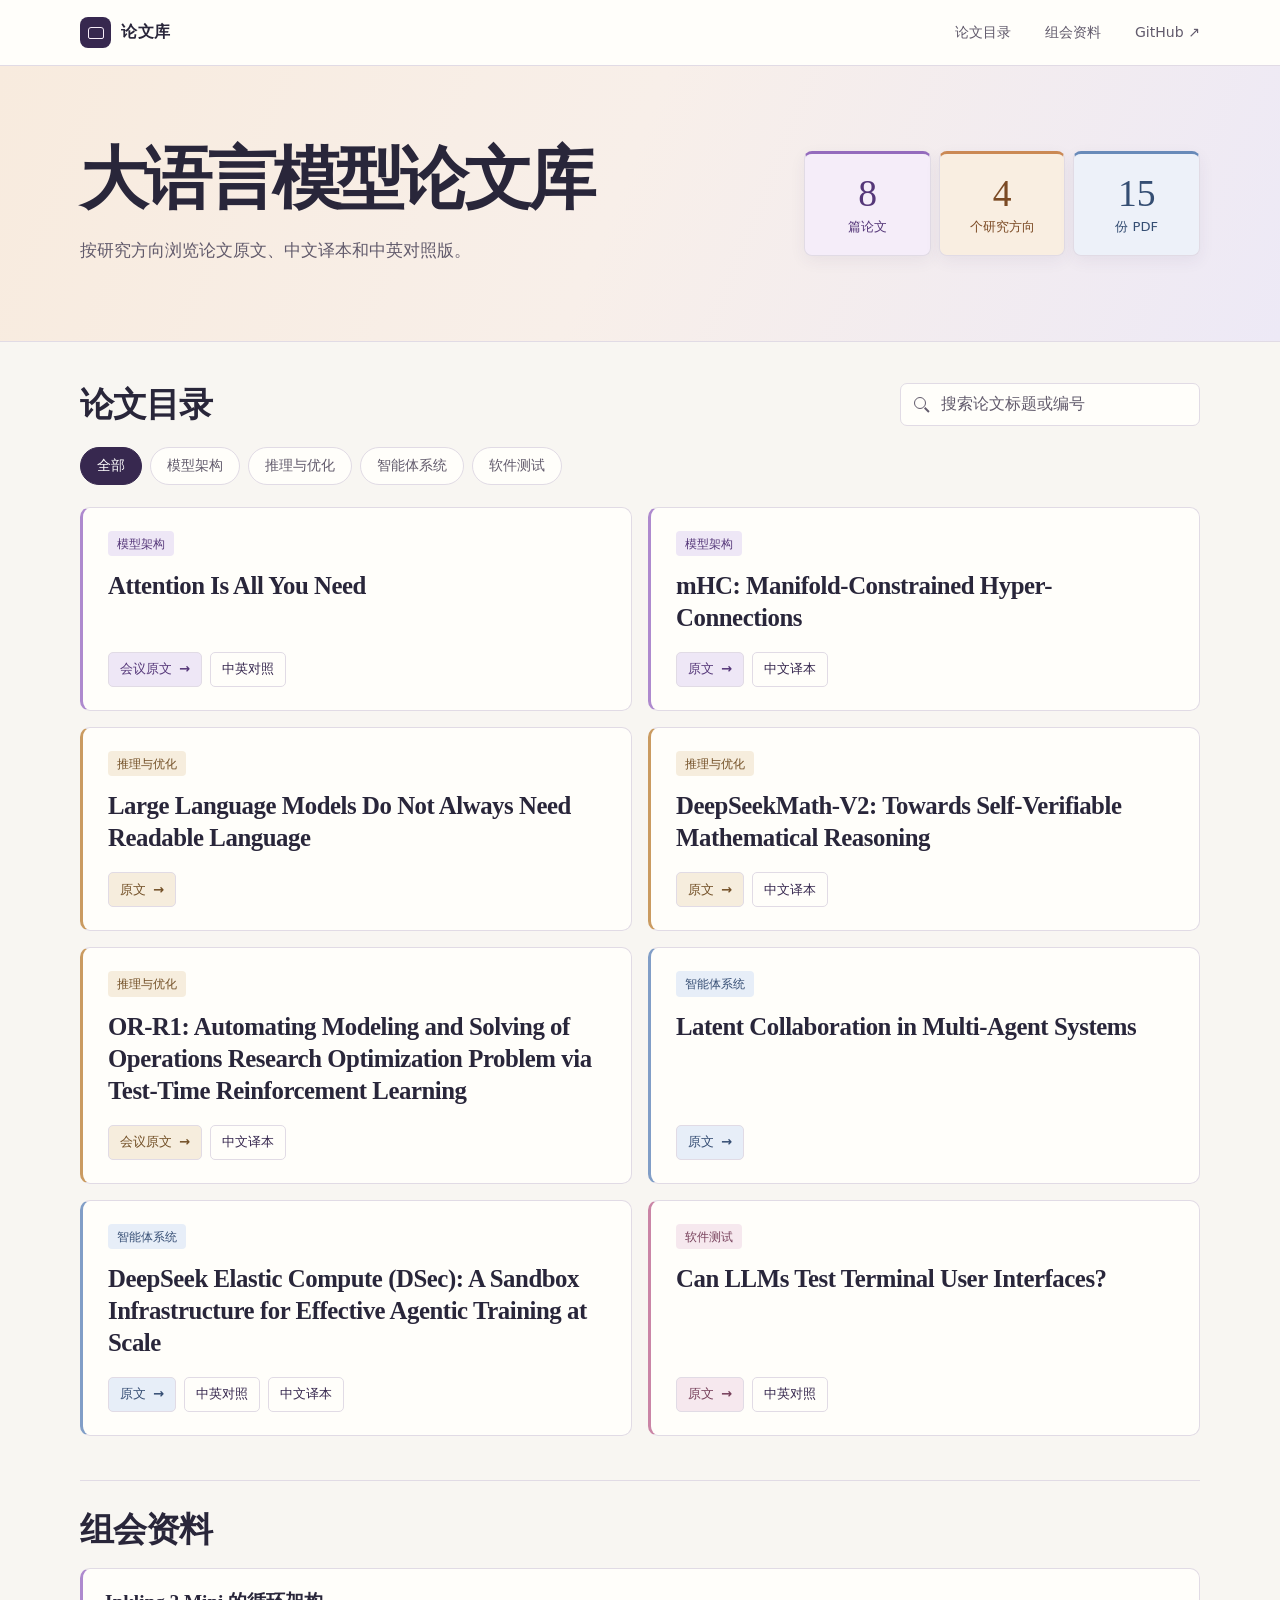
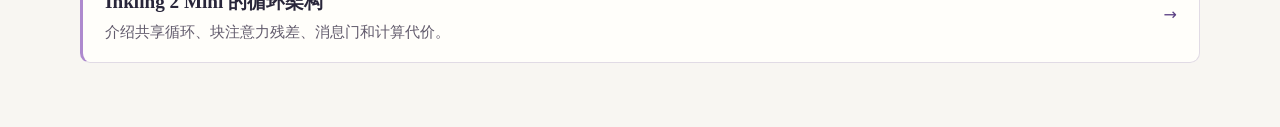
<file: index.html>
<!doctype html>
<html lang="zh-CN">
<head>
  <meta charset="utf-8">
  <meta name="viewport" content="width=device-width, initial-scale=1">
  <meta name="description" content="按研究方向整理的大语言模型论文库，收录论文原文、中文译本、中英对照版和组会资料。">
  <link rel="icon" href="data:,">
  <link rel="stylesheet" href="./library.css">
  <title>大语言模型论文库</title>
  <style>
    *, *::before, *::after { box-sizing: border-box; }
    body {
      margin: 0;
      background: var(--background);
      color: var(--ink);
      font: 16px/1.55 var(--sans);
    }
    a { color: inherit; }
    button, input { font: inherit; }
    button { cursor: pointer; }
    [hidden] { display: none !important; }
    :focus-visible {
      outline: 2px solid var(--focus);
      outline-offset: 3px;
    }
    a:hover { color: var(--accent); }

    .intro {
      background: var(--title-background);
      border-bottom: 1px solid var(--line);
    }
    .intro-inner {
      display: grid;
      grid-template-columns: minmax(0, 1fr) minmax(300px, .58fr);
      align-items: center;
      gap: 42px;
      padding: clamp(34px, 6vw, 75px) 0;
    }
    h1, h2, .paper-title, .seminar-title { font-family: var(--serif); }
    h1 {
      font-size: clamp(2.25rem, 5.3vw, 4.4rem);
      line-height: 1.14;
      letter-spacing: -.06em;
      margin: 0 0 18px;
    }
    .intro p {
      margin: 0;
      color: var(--muted);
      font-size: clamp(.93rem, 1.8vw, 1.06rem);
      line-height: 1.75;
    }
    .collection-stats {
      display: grid;
      grid-template-columns: repeat(3, 1fr);
      margin: 0;
      gap: 8px;
    }
    .collection-stats div {
      display: flex;
      flex-direction: column-reverse;
      align-items: center;
      min-width: 0;
      padding: 21px 6px 18px;
      text-align: center;
      border: 1px solid var(--line);
      border-top: 3px solid;
      border-radius: 8px;
      box-shadow: 0 5px 16px #40295910;
    }
    .collection-stats div:nth-child(1) { color: #553779; background: #f5edf9; border-top-color: #946bbd; }
    .collection-stats div:nth-child(2) { color: #7b4a24; background: #f9eee1; border-top-color: #cb8954; }
    .collection-stats div:nth-child(3) { color: #354e73; background: #edf1f9; border-top-color: #688ab9; }
    .collection-stats dt { font-size: .82rem; }
    .collection-stats dd {
      margin: 0 0 5px;
      font: 2.35rem/1 var(--serif);
      font-variant-numeric: tabular-nums;
    }

    main { padding-bottom: 64px; }
    .catalog { padding-top: 40px; }
    .catalog-heading {
      display: flex;
      align-items: center;
      justify-content: space-between;
      gap: 18px;
      margin-bottom: 20px;
    }
    h2 {
      margin: 0;
      font-size: clamp(1.55rem, 3vw, 2.1rem);
      line-height: 1.35;
      letter-spacing: -.03em;
    }
    .search { position: relative; width: min(100%, 300px); }
    .search::before, .search::after {
      content: "";
      position: absolute;
      pointer-events: none;
    }
    .search::before {
      width: 12px;
      height: 12px;
      top: 14px;
      left: 14px;
      border: 1.5px solid var(--muted);
      border-radius: 50%;
    }
    .search::after {
      width: 6px;
      height: 1.5px;
      top: 26px;
      left: 24px;
      background: var(--muted);
      transform: rotate(45deg);
    }
    .search input {
      width: 100%;
      min-height: 43px;
      padding: 8px 14px 8px 40px;
      color: var(--ink);
      background: var(--paper);
      border: 1px solid var(--line);
      border-radius: 7px;
    }
    .search input::placeholder { color: var(--muted); }
    .filters, .editions, .reader-actions, .reader-editions {
      display: flex;
      flex-wrap: wrap;
      align-items: center;
      gap: 8px;
    }
    .filters { margin-bottom: 22px; }
    .filter, .reader-version {
      padding: 7px 16px;
      border: 1px solid var(--line);
      border-radius: 24px;
      color: var(--muted);
      background: var(--paper);
      font-size: .86rem;
    }
    .filter:hover, .reader-version:hover { border-color: #aa99bc; color: var(--ink); }
    .filter[aria-pressed="true"], .reader-version[aria-pressed="true"] {
      border-color: var(--accent-deep);
      background: var(--accent-deep);
      color: #fff;
    }
    .result-status {
      margin: -5px 0 15px;
      color: var(--muted);
      font-size: .88rem;
    }
    .papers {
      display: grid;
      grid-template-columns: repeat(2, minmax(0, 1fr));
      gap: 16px;
    }
    .paper {
      --topic-tint: #eee7f6;
      --topic-ink: #553779;
      --topic-line: #ae8ace;
      display: flex;
      flex-direction: column;
      gap: 14px;
      padding: 23px 25px;
      background: var(--paper);
      border: 1px solid var(--line);
      border-left: 3px solid var(--topic-line);
      border-radius: 10px;
    }
    .paper[data-topic="推理与优化"] {
      --topic-tint: #f6eddd;
      --topic-ink: #735027;
      --topic-line: #ca9b61;
    }
    .paper[data-topic="智能体系统"] {
      --topic-tint: #e7eef8;
      --topic-ink: #364e74;
      --topic-line: #819ec7;
    }
    .paper[data-topic="软件测试"] {
      --topic-tint: #f6e8ee;
      --topic-ink: #77405b;
      --topic-line: #ca85a6;
    }
    .topic {
      align-self: start;
      padding: 3px 9px;
      border-radius: 4px;
      background: var(--topic-tint);
      color: var(--topic-ink);
      font-size: .78rem;
      font-weight: 580;
    }
    .paper-title {
      margin: 0 0 4px;
      font-size: clamp(1.2rem, 2vw, 1.55rem);
      font-weight: 600;
      line-height: 1.29;
      letter-spacing: -.018em;
      overflow-wrap: anywhere;
    }
    .editions { margin-top: auto; }
    .edition, .reader-external {
      display: inline-flex;
      align-items: center;
      gap: 7px;
      min-height: 35px;
      padding: 5px 11px;
      border: 1px solid var(--line);
      border-radius: 5px;
      background: var(--paper);
      color: var(--accent-deep);
      font-size: .82rem;
      font-weight: 580;
      text-decoration: none;
    }
    .edition:first-child { background: var(--topic-tint); color: var(--topic-ink); }
    .edition:hover, .reader-external:hover { border-color: var(--accent); background: var(--accent-light); }
    .empty {
      margin: 0;
      padding: 30px 24px;
      border: 1px solid var(--line);
      border-radius: 8px;
      color: var(--muted);
      background: var(--paper);
    }

    .seminars {
      margin-top: 44px;
      padding-top: 26px;
      border-top: 1px solid var(--line);
    }
    .seminar-list { padding: 0; margin: 16px 0 0; list-style: none; }
    .seminar-list li + li { margin-top: 12px; }
    .seminar-card {
      display: flex;
      align-items: center;
      justify-content: space-between;
      gap: 16px;
      padding: 18px 22px;
      border: 1px solid var(--line);
      border-left: 3px solid #ae8ace;
      border-radius: 10px;
      background: var(--paper);
      text-decoration: none;
    }
    .seminar-card:hover { border-color: var(--accent); }
    .seminar-title { font-size: 1.2rem; font-weight: 600; }
    .seminar-description { display: block; margin-top: 4px; color: var(--muted); font-size: .91rem; }
    .seminar-arrow { color: var(--accent); }

    .reader {
      width: min(1120px, calc(100% - 40px));
      height: min(900px, calc(100% - 40px));
      max-width: none;
      max-height: none;
      padding: 0;
      border: 1px solid var(--line);
      border-radius: 12px;
      background: var(--paper);
      color: var(--ink);
      box-shadow: 0 15px 80px #251b3a70;
      overflow: hidden;
    }
    .reader::backdrop { background: #25203699; }
    .reader[open] { display: grid; grid-template-rows: auto minmax(0, 1fr); }
    .reader-header {
      display: flex;
      align-items: center;
      justify-content: space-between;
      gap: 16px;
      padding: 15px 19px;
      border-bottom: 1px solid var(--line);
    }
    .reader-main { min-width: 0; }
    .reader-header h2 { margin-bottom: 8px; font-size: 1.2rem; overflow-wrap: anywhere; }
    .reader-version { padding: 4px 10px; font-size: .77rem; }
    .reader-actions { flex: none; }
    .reader-close {
      min-height: 35px;
      padding: 5px 12px;
      border: 1px solid var(--line);
      border-radius: 5px;
      background: var(--paper);
      color: var(--ink);
      font-size: .82rem;
    }
    .reader-close:hover { background: var(--accent-light); }
    .reader-frame { width: 100%; height: 100%; border: 0; background: #eeedf1; }

    @media (max-width: 790px) {
      .intro-inner { grid-template-columns: 1fr; gap: 25px; }
      .collection-stats { max-width: 470px; }
      .collection-stats div { padding: 16px 5px 13px; }
      .collection-stats dd { font-size: 1.9rem; }
      .paper { padding: 19px; }
    }
    @media (max-width: 580px) {
      h1 { letter-spacing: -.045em; }
      .catalog { padding-top: 27px; }
      .catalog-heading { flex-direction: column; align-items: stretch; gap: 12px; margin-bottom: 14px; }
      .search { width: 100%; }
      .filters { gap: 6px; margin-bottom: 16px; }
      .filter { padding: 6px 11px; font-size: .8rem; }
      .papers { grid-template-columns: minmax(0, 1fr); gap: 11px; }
      .reader { width: 100%; height: 100%; border-radius: 0; }
      .reader-header { align-items: flex-start; flex-direction: column; gap: 10px; padding: 12px; }
    }
  </style>
</head>
<body>
  <header class="site-header">
    <div class="wrap header-inner">
      <a href="./index.html" class="brand"><span class="book-mark" aria-hidden="true"></span>论文库</a>
      <nav class="site-nav" aria-label="站点导航">
        <a href="#catalog">论文目录</a>
        <a href="#seminars">组会资料</a>
        <a href="https://github.com/Proton1917/llm-paper-library">GitHub <span aria-hidden="true">↗</span></a>
      </nav>
    </div>
  </header>

  <section class="intro" aria-labelledby="site-title">
    <div class="wrap intro-inner">
      <div>
        <h1 id="site-title">大语言模型论文库</h1>
        <p>按研究方向浏览论文原文、中文译本和中英对照版。</p>
      </div>
      <dl class="collection-stats" aria-label="馆藏统计" hidden>
        <div><dt>篇论文</dt><dd id="paper-total"></dd></div>
        <div><dt>个研究方向</dt><dd id="topic-total"></dd></div>
        <div><dt>份 PDF</dt><dd id="pdf-total"></dd></div>
      </dl>
    </div>
  </section>

  <main class="wrap">
    <section class="catalog" id="catalog" aria-labelledby="catalog-title">
      <div class="catalog-heading">
        <h2 id="catalog-title">论文目录</h2>
        <div class="search" role="search" hidden>
          <input id="paper-search" type="search" placeholder="搜索论文标题或编号" aria-label="搜索论文标题或编号">
        </div>
      </div>
      <div class="filters" role="group" aria-label="按研究方向筛选"></div>
      <p class="result-status" role="status" hidden></p>
      <div class="papers"></div>
      <p class="empty" hidden>换一个标题、编号或研究方向再搜索。</p>
      <noscript><p>启用 JavaScript 以使用网页阅读器，或打开 <a href="./README.md">论文文件索引</a>。</p></noscript>
    </section>

    <section class="seminars" id="seminars" aria-labelledby="seminars-title">
      <h2 id="seminars-title">组会资料</h2>
      <ul class="seminar-list"></ul>
    </section>
  </main>

  <dialog class="reader" aria-labelledby="reader-title">
    <div class="reader-header">
      <div class="reader-main">
        <h2 id="reader-title"></h2>
        <div class="reader-editions" role="group" aria-label="选择阅读版本"></div>
      </div>
      <div class="reader-actions">
        <a class="reader-external" target="_blank" rel="noopener">在新标签页打开 <span aria-hidden="true">↗</span></a>
        <form method="dialog"><button class="reader-close">关闭</button></form>
      </div>
    </div>
    <iframe class="reader-frame" title="论文 PDF 阅读器"></iframe>
  </dialog>

  <script src="./catalog.js"></script>
  <script>
    const { papers, seminars } = libraryCatalog;
    const topics = [...new Set(papers.map(paper => paper.topic))];
    const filters = document.querySelector('.filters');
    const search = document.querySelector('#paper-search');
    const resultStatus = document.querySelector('.result-status');
    const container = document.querySelector('.papers');
    const empty = document.querySelector('.empty');
    const reader = document.querySelector('.reader');
    const readerTitle = document.querySelector('#reader-title');
    const readerEditions = document.querySelector('.reader-editions');
    const readerExternal = document.querySelector('.reader-external');
    const readerFrame = document.querySelector('.reader-frame');
    let selectedTopic = '';

    function element(tag, className, label) {
      const node = document.createElement(tag);
      node.className = className;
      if (label !== undefined) node.textContent = label;
      return node;
    }

    function chooseEdition(paper, selected) {
      const version = paper.versions[selected];
      const pdf = new URL(version.href, document.baseURI);
      readerExternal.href = pdf.href;
      readerFrame.title = `${paper.title} · ${version.label}`;
      readerFrame.src = pdf.href;
      Array.from(readerEditions.children).forEach((button, index) => {
        button.setAttribute('aria-pressed', String(index === selected));
      });
    }

    function openReader(paper, index) {
      readerTitle.textContent = paper.title;
      readerEditions.replaceChildren(...paper.versions.map((version, position) => {
        const button = element('button', 'reader-version', version.label);
        button.type = 'button';
        button.addEventListener('click', () => chooseEdition(paper, position));
        return button;
      }));
      chooseEdition(paper, index);
      reader.showModal();
    }

    function paperCard(paper) {
      const card = element('article', 'paper');
      card.dataset.topic = paper.topic;
      const topic = element('span', 'topic', paper.topic);
      const title = element('h3', 'paper-title', paper.title);
      const editions = element('div', 'editions');
      paper.versions.forEach((version, index) => {
        const link = element('a', 'edition', version.label);
        link.href = version.href;
        if (index === 0) {
          const arrow = element('span', 'edition-arrow', '→');
          arrow.setAttribute('aria-hidden', 'true');
          link.append(arrow);
        }
        link.addEventListener('click', event => {
          if (event.metaKey || event.ctrlKey || event.shiftKey || event.altKey) return;
          event.preventDefault();
          openReader(paper, index);
        });
        editions.append(link);
      });
      card.append(topic, title, editions);
      return card;
    }

    const cards = papers.map(paper => {
      const node = paperCard(paper);
      const terms = [paper.title, paper.topic, ...paper.versions.flatMap(version => [version.label, decodeURIComponent(version.href)])];
      return { topic: paper.topic, node, terms: terms.join(' ').toLowerCase() };
    });
    container.append(...cards.map(card => card.node));

    function filterPapers() {
      const query = search.value.toLowerCase().trim();
      const words = query ? query.split(/\s+/) : [];
      let matches = 0;
      for (const card of cards) {
        const visible = (!selectedTopic || card.topic === selectedTopic) && words.every(word => card.terms.includes(word));
        card.node.hidden = !visible;
        if (visible) matches += 1;
      }
      empty.hidden = matches > 0;
      resultStatus.textContent = `找到 ${matches} 篇论文`;
      resultStatus.hidden = !query && !selectedTopic;
    }

    const topicButtons = ['', ...topics].map(topic => {
      const button = element('button', 'filter', topic || '全部');
      button.type = 'button';
      button.setAttribute('aria-pressed', String(!topic));
      button.addEventListener('click', () => {
        selectedTopic = topic;
        topicButtons.forEach(entry => entry.setAttribute('aria-pressed', String(entry === button)));
        filterPapers();
      });
      return button;
    });
    filters.append(...topicButtons);
    search.addEventListener('input', filterPapers);
    search.parentElement.hidden = false;

    document.querySelector('#paper-total').textContent = papers.length;
    document.querySelector('#topic-total').textContent = topics.length;
    document.querySelector('#pdf-total').textContent = papers.reduce((sum, paper) => sum + paper.versions.length, 0);
    document.querySelector('.collection-stats').hidden = false;

    const seminarList = document.querySelector('.seminar-list');
    for (const seminar of seminars) {
      const item = document.createElement('li');
      const link = element('a', 'seminar-card');
      link.href = seminar.href;
      link.setAttribute('aria-label', seminar.label);
      const text = document.createElement('span');
      text.append(element('span', 'seminar-title', seminar.label));
      if (seminar.description) text.append(element('span', 'seminar-description', seminar.description));
      const arrow = element('span', 'seminar-arrow', '→');
      arrow.setAttribute('aria-hidden', 'true');
      link.append(text, arrow);
      item.append(link);
      seminarList.append(item);
    }
    reader.addEventListener('close', () => readerFrame.removeAttribute('src'));
  </script>
</body>
</html>
</file>
<file: library.css>
:root {
  color-scheme: light;
  --background: #f8f6f2;
  --paper: #fffefa;
  --ink: #29263a;
  --muted: #625b6c;
  --line: #e1dbe5;
  --accent: #5c4184;
  --accent-deep: #37284f;
  --accent-light: #eee7f6;
  --focus: #7251a2;
  --title-background: linear-gradient(112deg, #f8ebde, #f8efe9 48%, #ede9f6);
  --serif: Georgia, "Songti SC", "Noto Serif CJK SC", "Noto Serif SC", SimSun, serif;
  --sans: system-ui, -apple-system, BlinkMacSystemFont, "PingFang SC", "Microsoft YaHei", sans-serif;
}

.wrap { width: min(1120px, calc(100% - 64px)); margin-inline: auto; }

.site-header {
  background: var(--paper);
  border-bottom: 1px solid var(--line);
  color: var(--ink);
  font: 16px/1.55 var(--sans);
}

.header-inner {
  min-height: 65px;
  display: flex;
  align-items: center;
  justify-content: space-between;
  column-gap: 24px;
}

.brand, .site-nav { display: flex; align-items: center; }
.brand {
  color: var(--ink);
  font-weight: 680;
  letter-spacing: .045em;
  text-decoration: none;
  white-space: nowrap;
}

.book-mark {
  display: inline-grid;
  place-items: center;
  margin-right: 10px;
  width: 31px;
  height: 31px;
  border-radius: 8px;
  background: var(--accent-deep);
}

.book-mark::before {
  content: "";
  width: 16px;
  height: 12px;
  border: 1px solid #f7edf9;
  border-radius: 3px 3px 2px 2px;
  background: linear-gradient(90deg, transparent 47%, #f7edf9 47% 53%, transparent 53%);
}

.site-nav { gap: clamp(14px, 3vw, 34px); }
.site-nav a {
  color: var(--muted);
  font-size: .88rem;
  text-decoration: none;
  white-space: nowrap;
}

.site-nav a:hover { color: var(--accent); text-decoration: underline; }

.site-nav .library-return {
  display: inline-flex;
  align-items: center;
  gap: 7px;
  min-height: 36px;
  padding: 5px 12px;
  border-radius: 6px;
  background: var(--accent-light);
  color: var(--accent-deep);
  font-weight: 650;
}

@media (max-width: 790px) {
  .wrap { width: calc(100% - 40px); }
}

@media (max-width: 580px) {
  .wrap { width: calc(100% - 32px); }
  .header-inner { min-height: 56px; column-gap: 10px; }
  .site-nav { gap: 12px; }
  .site-nav a { font-size: .75rem; }
  .site-nav .library-return { min-height: 40px; }
  .book-mark { margin-right: 7px; width: 25px; height: 25px; }
  .brand { font-size: .87rem; }
}
</file>
